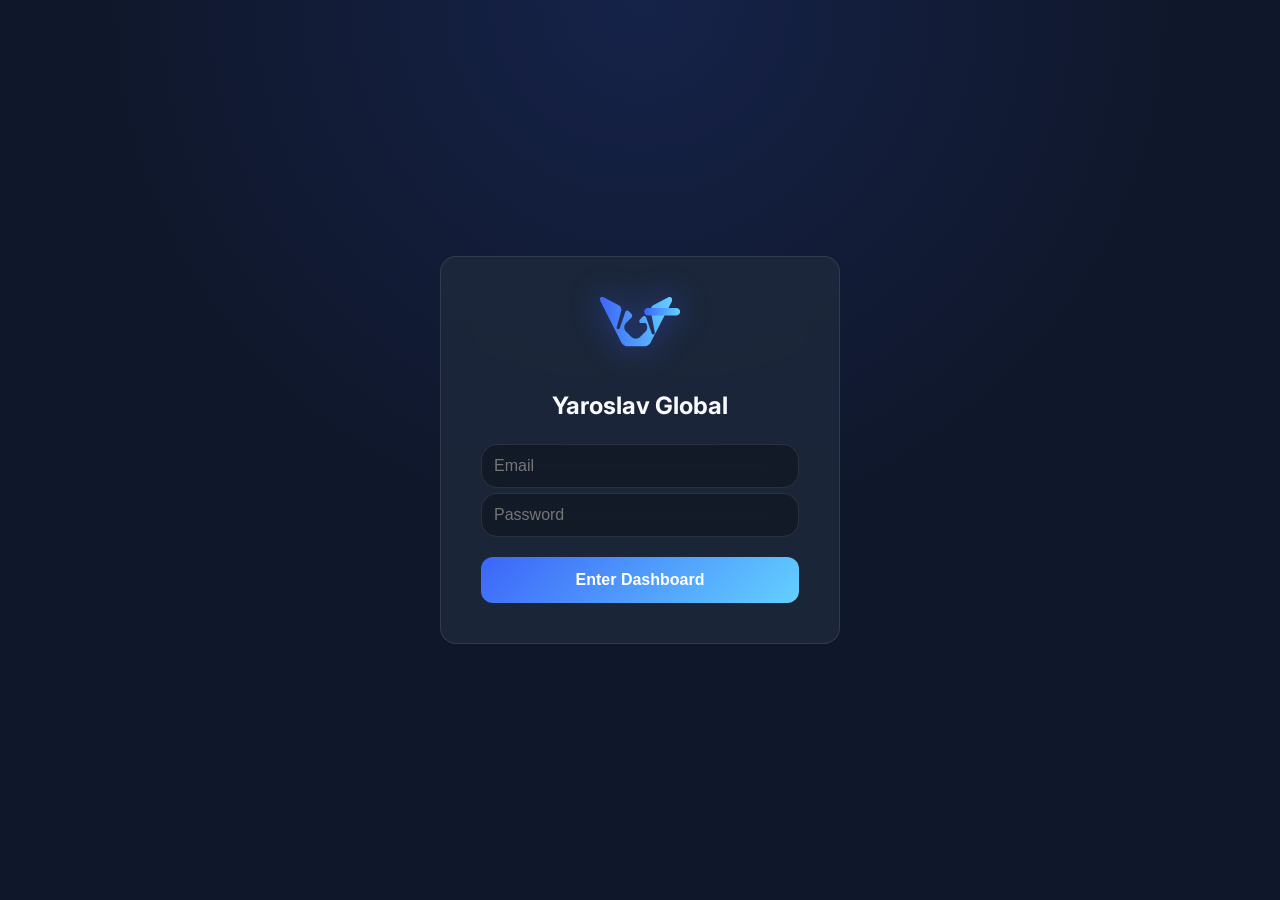
<file: calculator/index.html>
<!DOCTYPE html>
<html lang="en">
  <head>
    <meta charset="UTF-8" />
    <meta name="viewport" content="width=device-width, initial-scale=1.0, maximum-scale=1.0, user-scalable=no" />
    <title>Yaroslav Global Budget</title>
    <link rel="preconnect" href="https://fonts.googleapis.com" />
    <link
      href="https://fonts.googleapis.com/css2?family=Inter:wght@400;600;700&family=JetBrains+Mono:wght@500;700&display=swap"
      rel="stylesheet" />
    <link rel="stylesheet" href="css/style.css" />
    <link
      rel="icon"
      href="data:image/svg+xml,<svg xmlns='http://www.w3.org/2000/svg' viewBox='0 0 80 50'><path fill='%233c65f9' d='M25.8,49.2L0.3,3.9C-1,0.2,1.3-1.1,4.1,0.4L18.4,8l2.8,6l-4.5,16.2l8.6-15.2l3.4-0.9l2.8,2.8c1,1,1,2.7,0,3.7L26,26.1c-2.3,2.3-2.3,6.1,0,8.5l5.5,5.5c2.3,2.3,6.1,2.3,8.5,0l5.5-5.5c2.3-2.3,2.3-6.1,0-8.5L40,26.1c-1-1-1-2.7,0-3.7l2.8-2.8c1-1,2.9-0.5,3.4,0.9l5.5,15.8l2,1.1l-2.8-13.4l14.3-7.5c2.8-1.5,5.1,0.7,3.8,4.3L51.4,44H25.8z'/></svg>" />
  </head>
  <body>
    <section id="view-login" class="view" style="display: flex">
      <div class="login-card glass-panel">
        <div class="logo-wrapper pulse">
          <svg xmlns="http://www.w3.org/2000/svg" viewBox="0 0 80 50" class="jarvis-logo large">
            <defs>
              <linearGradient id="logoGradient" x1="0%" y1="0%" x2="100%" y2="0%">
                <stop offset="0%" style="stop-color: #3c65f9; stop-opacity: 1" />
                <stop offset="100%" style="stop-color: #63d0ff; stop-opacity: 1" />
              </linearGradient>
            </defs>
            <g fill="url(#logoGradient)">
              <path
                d="M25.8,49.2c-2.4-0.9-4.3-2.8-5.2-5.2L0.3,3.9C-1,0.2,1.3-1.1,4.1,0.4L18.4,8l0,0C20.6,9,21.9,11.5,21.2,14l-4.5,16.2c-0.2,0.8,0.3,1.6,1.1,1.8c0.9,0.2,1.8-0.3,2-1.1L25.3,15c0.4-1.5,2.4-2,3.4-0.9l2.8,2.8c1,1,1,2.7,0,3.7L26,26.1c-2.3,2.3-2.3,6.1,0,8.5l5.5,5.5c2.3,2.3,6.1,2.3,8.5,0l5.5-5.5c2.3-2.3,2.3-6.1,0-8.5L40,26.1c-1-1-1-2.7,0-3.7l2.8-2.8c1-1,2.9-0.5,3.4,0.9l5.5,15.8c0.2,0.8,1.1,1.3,2,1.1c0.8-0.2,1.3-1,1.1-1.8L50.8,14c-0.7-2.5,0.6-5,2.8-6.1l14.3-7.5c2.8-1.5,5.1,0.7,3.8,4.3L51.4,44c-0.9,2.4-2.8,4.3-5.2,5.2H25.8z" />
              <path
                d="M48,18.5h28.3c2.1,0,3.8-1.7,3.8-3.8v0c0-2.1-1.7-3.8-3.8-3.8H48c-2.1,0-3.8,1.7-3.8,3.8v0C44.2,16.8,45.9,18.5,48,18.5z" />
            </g>
          </svg>
        </div>
        <h1 data-i18n="app_title">Yaroslav Global</h1>
        <form id="login-form">
          <input type="email" placeholder="Email" required class="glass-input" />
          <input type="password" placeholder="Password" required class="glass-input" />
          <button type="submit" class="btn-primary" data-i18n="btn_login">Enter Dashboard</button>
        </form>
      </div>
    </section>

    <section id="view-dashboard" class="view" style="display: none">
      <header class="app-header">
        <div class="brand">
          <svg class="jarvis-logo small" viewBox="0 0 80 50">
            <defs>
              <linearGradient id="logoGradientSmall" x1="0%" y1="0%" x2="100%" y2="0%">
                <stop offset="0%" style="stop-color: #3c65f9; stop-opacity: 1" />
                <stop offset="100%" style="stop-color: #63d0ff; stop-opacity: 1" />
              </linearGradient>
            </defs>
            <g fill="url(#logoGradientSmall)">
              <path
                d="M25.8,49.2c-2.4-0.9-4.3-2.8-5.2-5.2L0.3,3.9C-1,0.2,1.3-1.1,4.1,0.4L18.4,8l0,0C20.6,9,21.9,11.5,21.2,14l-4.5,16.2c-0.2,0.8,0.3,1.6,1.1,1.8c0.9,0.2,1.8-0.3,2-1.1L25.3,15c0.4-1.5,2.4-2,3.4-0.9l2.8,2.8c1,1,1,2.7,0,3.7L26,26.1c-2.3,2.3-2.3,6.1,0,8.5l5.5,5.5c2.3,2.3,6.1,2.3,8.5,0l5.5-5.5c2.3-2.3,2.3-6.1,0-8.5L40,26.1c-1-1-1-2.7,0-3.7l2.8-2.8c1-1,2.9-0.5,3.4,0.9l5.5,15.8c0.2,0.8,1.1,1.3,2,1.1c0.8-0.2,1.3-1,1.1-1.8L50.8,14c-0.7-2.5,0.6-5,2.8-6.1l14.3-7.5c2.8-1.5,5.1,0.7,3.8,4.3L51.4,44c-0.9,2.4-2.8,4.3-5.2,5.2H25.8z" />
              <path
                d="M48,18.5h28.3c2.1,0,3.8-1.7,3.8-3.8v0c0-2.1-1.7-3.8-3.8-3.8H48c-2.1,0-3.8,1.7-3.8,3.8v0C44.2,16.8,45.9,18.5,48,18.5z" />
            </g>
          </svg>
          <span>Yaroslav</span>
        </div>

        <div class="header-right">
          <a href="../index.html" class="btn-back" style="border-radius: 20px;">&larr; Portfolio</a>
          <button id="btn-open-settings" class="icon-btn">⚙️</button>
        </div>
      </header>

      <div class="balance-card glass-panel">
        <div class="row">
          <label data-i18n="label_income">Total Income</label>
          <div class="input-wrapper">
            <span class="currency-symbol">$</span>
            <input type="text" id="income-input" class="math-input" placeholder="0" />
          </div>
        </div>
        <div class="row">
          <label data-i18n="label_balance">Global Remaining</label>
          <div id="global-balance" class="balance-text text-success">0.00</div>
        </div>
      </div>

      <div class="segmented-control">
        <button class="tab-btn active" data-tab="tab-main" data-i18n="tab_main">Main</button>
        <button class="tab-btn" data-tab="tab-custom" id="custom-tab-label">Ukraine</button>
      </div>

      <main id="tab-main" class="tab-content active" style="display: block">
        <div class="table-container glass-panel">
          <div class="table-actions">
            <h3 data-i18n="title_breakdown">Main Expenses</h3>
            <button class="btn-add" onclick="App.addMainRow()">+</button>
          </div>
          <div class="scroll-wrapper">
            <table class="budget-table">
              <thead>
                <tr>
                  <th data-i18n="col_name">Name</th>
                  <th data-i18n="col_plan">Plan</th>
                  <th data-i18n="col_local">Spent</th>
                  <th data-i18n="col_rem">Rem.</th>
                  <th width="30"></th>
                </tr>
              </thead>
              <tbody id="tbody-main"></tbody>
            </table>
          </div>
          <div style="padding: 15px; text-align: right; font-size: 12px; color: #888">
            Total Main: <span class="currency-symbol">$</span> <span id="main-total-display">0.00</span>
          </div>
        </div>
      </main>

      <main id="tab-custom" class="tab-content hidden">
        <div class="table-container glass-panel">
          <div class="table-actions">
            <h3><span class="custom-name-display">Ukraine</span> Expenses</h3>
            <button class="btn-add" onclick="App.addSecondRow()">+</button>
          </div>
          <div class="scroll-wrapper">
            <table class="budget-table">
              <thead>
                <tr>
                  <th data-i18n="col_name">Name</th>
                  <th data-i18n="col_plan">Plan</th>
                  <th data-i18n="col_local">Spent</th>
                  <th data-i18n="col_rem">Rem.</th>
                  <th width="30"></th>
                </tr>
              </thead>
              <tbody id="tbody-second"></tbody>
            </table>
          </div>
          <div style="padding: 15px; text-align: right; font-size: 12px; color: #888">
            Total Sent: <span class="currency-symbol">$</span> <span id="custom-total-display">0.00</span>
          </div>
        </div>
      </main>
    </section>

    <div id="modal-settings" class="modal hidden">
      <div class="modal-content glass-panel">
        <div class="modal-header">
          <h2 data-i18n="modal_settings">Settings</h2>
          <button id="btn-close-settings" class="close-btn">&times;</button>
        </div>
        <div class="modal-body">
          <div class="setting-group">
            <label data-i18n="set_currency">Currency Symbol</label>
            <select id="set-currency" class="glass-input">
              <option value="$">$ (USD)</option>
              <option value="£">£ (GBP)</option>
              <option value="€">€ (EUR)</option>
              <option value="₴">₴ (UAH)</option>
              <option value="zł">zł (PLN)</option>
            </select>
          </div>
          <div class="setting-group">
            <label data-i18n="set_tab_name">Second Tab Name</label>
            <input type="text" id="set-tab-name" class="glass-input" value="Ukraine" />
          </div>
          <div class="setting-group">
            <label data-i18n="set_lang">Language</label>
            <select id="set-lang" class="glass-input">
              <option value="en">English</option>
              <option value="ua">Ukrainian</option>
              <option value="pl">Polish</option>
              <option value="de">German</option>
              <option value="fr">French</option>
              <option value="es">Spanish</option>
            </select>
          </div>
          <button id="btn-logout" class="btn-danger" data-i18n="btn_logout">Logout</button>
        </div>
      </div>
    </div>

    <script src="js/app.js"></script>
  </body>
</html>
</file>
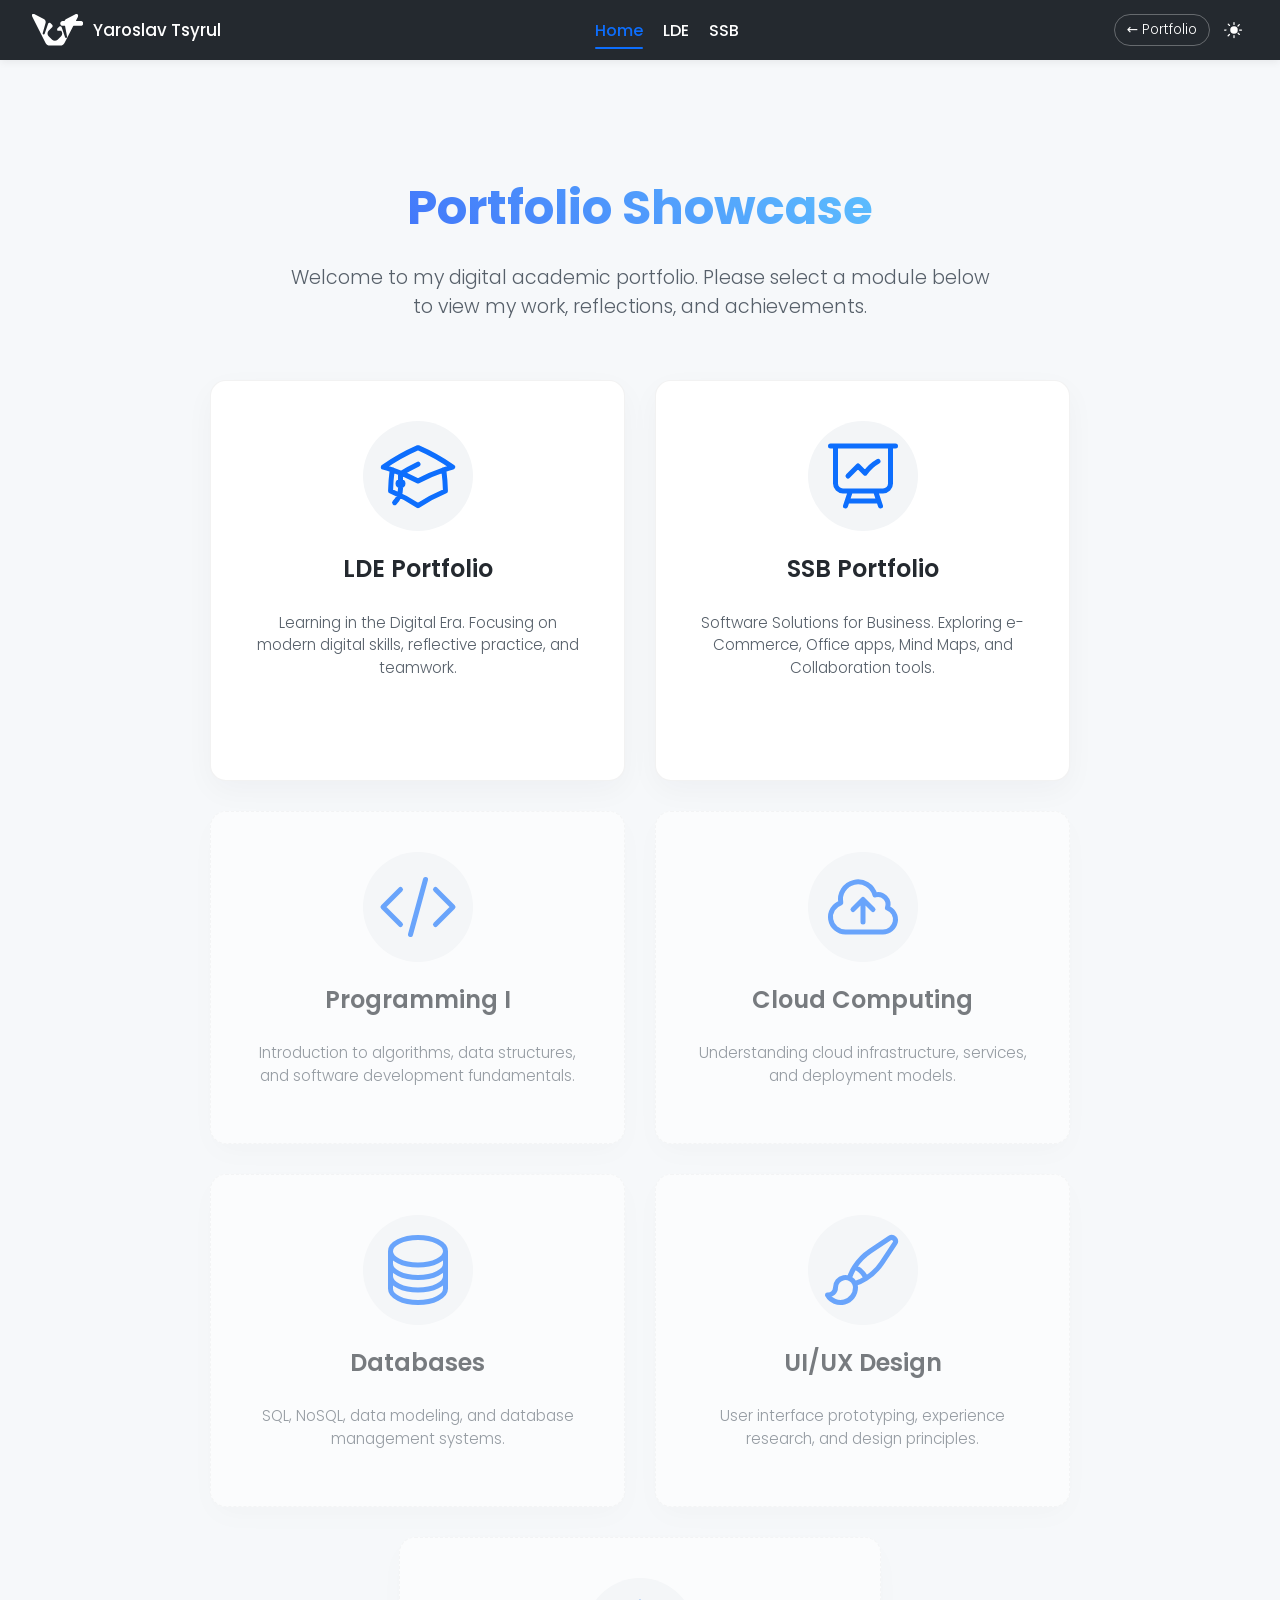
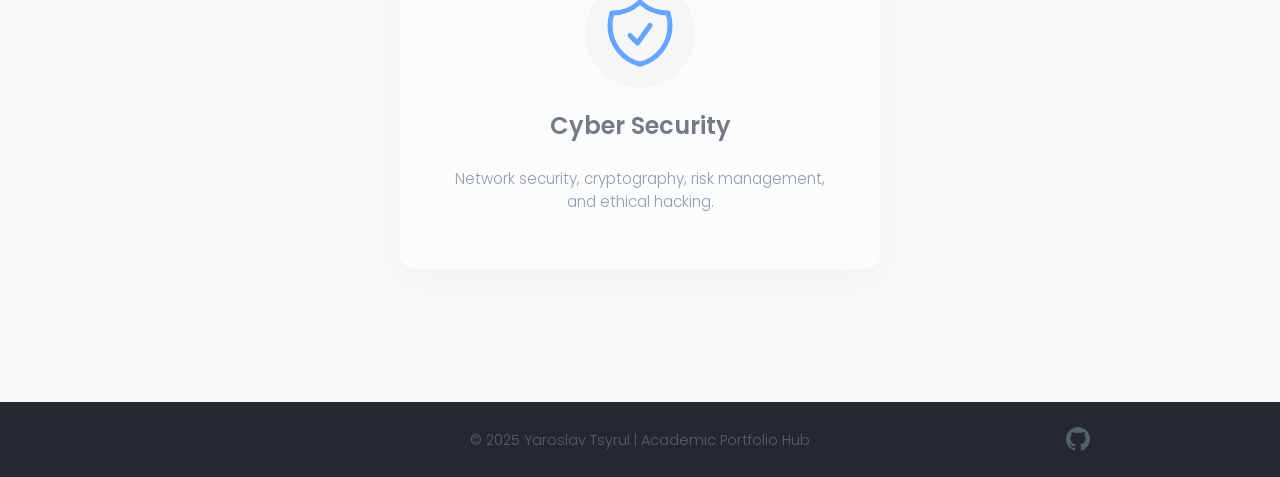
<file: lde-project/index.html>
<!DOCTYPE html>
<html lang="en">
  <head>
    <meta charset="UTF-8" />
    <title>Portfolio | Yaroslav Tsyrul</title>
    <meta name="viewport" content="width=device-width,initial-scale=1" />
    <link rel="preconnect" href="https://fonts.googleapis.com" />
    <link rel="preconnect" href="https://fonts.gstatic.com" crossorigin />
    <link
      href="https://fonts.googleapis.com/css2?family=Poppins:wght@300;400;500;600;700&display=swap"
      rel="stylesheet" />
    <link rel="stylesheet" href="style.css" />
    <link
      rel="icon"
      href="data:image/svg+xml,%3Csvg xmlns='http://www.w3.org/2000/svg' viewBox='0 0 80 50'%3E%3Cdefs%3E%3ClinearGradient id='grad' x1='0%25' y1='0%25' x2='100%25' y2='0%25'%3E%3Cstop offset='0%25' style='stop-color:%233c65f9;stop-opacity:1' /%3E%3Cstop offset='100%25' style='stop-color:%2363d0ff;stop-opacity:1' /%3E%3C/linearGradient%3E%3C/defs%3E%3Cpath fill='url(%23grad)' d='M25.8,49.2c-2.4-0.9-4.3-2.8-5.2-5.2L0.3,3.9C-1,0.2,1.3-1.1,4.1,0.4L18.4,8l0,0C20.6,9,21.9,11.5,21.2,14l-4.5,16.2c-0.2,0.8,0.3,1.6,1.1,1.8c0.9,0.2,1.8-0.3,2-1.1L25.3,15c0.4-1.5,2.4-2,3.4-0.9l2.8,2.8c1,1,1,2.7,0,3.7L26,26.1c-2.3,2.3-2.3,6.1,0,8.5l5.5,5.5c2.3,2.3,6.1,2.3,8.5,0l5.5-5.5c2.3-2.3,2.3-6.1,0-8.5L40,26.1c-1-1-1-2.7,0-3.7l2.8-2.8c1-1,2.9-0.5,3.4,0.9l5.5,15.8c0.2,0.8,1.1,1.3,2,1.1c0.8-0.2,1.3-1,1.1-1.8L50.8,14c-0.7-2.5,0.6-5,2.8-6.1l14.3-7.5c2.8-1.5,5.1,0.7,3.8,4.3L51.4,44c-0.9,2.4-2.8,4.3-5.2,5.2H25.8z'/%3E%3Cpath fill='url(%23grad)' d='M48,18.5h28.3c2.1,0,3.8-1.7,3.8-3.8v0c0-2.1-1.7-3.8-3.8-3.8H48c-2.1,0-3.8,1.7-3.8,3.8v0C44.2,16.8,45.9,18.5,48,18.5z'/%3E%3C/svg%3E" />
  </head>
  <body>
    <header class="gh-header">
      <div class="gh-header-inner">
        <a id="home-link" class="gh-logo" href="index.html" title="Refresh Page">
          <svg xmlns="http://www.w3.org/2000/svg" viewBox="0 0 80 50" class="gh-logo-img">
            <defs>
              <linearGradient id="logoGradient" x1="0%" y1="0%" x2="100%" y2="0%">
                <stop offset="0%" style="stop-color: #3c65f9; stop-opacity: 1" />
                <stop offset="100%" style="stop-color: #63d0ff; stop-opacity: 1" />
              </linearGradient>
            </defs>
            <g fill="url(#logoGradient)">
              <path
                d="M25.8,49.2c-2.4-0.9-4.3-2.8-5.2-5.2L0.3,3.9C-1,0.2,1.3-1.1,4.1,0.4L18.4,8l0,0C20.6,9,21.9,11.5,21.2,14l-4.5,16.2c-0.2,0.8,0.3,1.6,1.1,1.8c0.9,0.2,1.8-0.3,2-1.1L25.3,15c0.4-1.5,2.4-2,3.4-0.9l2.8,2.8c1,1,1,2.7,0,3.7L26,26.1c-2.3,2.3-2.3,6.1,0,8.5l5.5,5.5c2.3,2.3,6.1,2.3,8.5,0l5.5-5.5c2.3-2.3,2.3-6.1,0-8.5L40,26.1c-1-1-1-2.7,0-3.7l2.8-2.8c1-1,2.9-0.5,3.4,0.9l5.5,15.8c0.2,0.8,1.1,1.3,2,1.1c0.8-0.2,1.3-1,1.1-1.8L50.8,14c-0.7-2.5,0.6-5,2.8-6.1l14.3-7.5c2.8-1.5,5.1,0.7,3.8,4.3L51.4,44c-0.9,2.4-2.8,4.3-5.2,5.2H25.8z" />
              <path
                d="M48,18.5h28.3c2.1,0,3.8-1.7,3.8-3.8v0c0-2.1-1.7-3.8-3.8-3.8H48c-2.1,0-3.8,1.7-3.8,3.8v0C44.2,16.8,45.9,18.5,48,18.5z" />
            </g>
          </svg>
          <span class="gh-logo-text">Yaroslav Tsyrul</span>
        </a>

        <button class="menu-toggle" aria-label="Toggle Menu" aria-expanded="false">
          <span></span>
          <span></span>
          <span></span>
        </button>

        <nav id="main-nav" class="gh-nav" style="margin-left: auto; margin-right: 20px">
          <a href="index.html" class="nav-link active">Home</a>
          <a href="lde.html" class="nav-link">LDE</a>
          <a href="ssb.html" class="nav-link">SSB</a>
        </nav>

        <div class="header-controls">
          <a href="../index.html" class="nav-btn-small" title="Back to Main Portfolio"> &larr; Portfolio </a>

          <button id="theme-toggle" title="Toggle light/dark theme">
            <svg class="sun" xmlns="http://www.w3.org/2000/svg" viewBox="0 0 24 24" fill="currentColor">
              <path
                d="M12 2.25a.75.75 0 01.75.75v2.25a.75.75 0 01-1.5 0V3a.75.75 0 01.75-.75zM7.5 12a4.5 4.5 0 119 0 4.5 4.5 0 01-9 0zM18.894 6.106a.75.75 0 00-1.06-1.06l-1.591 1.59a.75.75 0 101.06 1.061l1.591-1.59zM21.75 12a.75.75 0 01-.75.75h-2.25a.75.75 0 010-1.5H21a.75.75 0 01.75.75zM17.894 17.894a.75.75 0 001.06-1.06l-1.59-1.591a.75.75 0 10-1.061 1.06l1.59 1.591zM12 18a.75.75 0 01.75.75v2.25a.75.75 0 01-1.5 0v-2.25A.75.75 0 0112 18zM7.106 17.894a.75.75 0 00-1.06-1.06l-1.591 1.59a.75.75 0 101.06 1.061l1.591-1.59zM3 12a.75.75 0 01-.75.75H.75a.75.75 0 010-1.5h2.25A.75.75 0 013 12zM6.106 7.106a.75.75 0 001.06-1.06l-1.59-1.591a.75.75 0 00-1.061 1.06l1.59 1.591z"></path>
            </svg>
            <svg class="moon" xmlns="http://www.w3.org/2000/svg" viewBox="0 0 24 24" fill="currentColor">
              <path
                fill-rule="evenodd"
                d="M9.528 1.718a.75.75 0 01.162.819A8.97 8.97 0 009 6a9 9 0 009 9 8.97 8.97 0 004.459-1.348.75.75 0 01.82.161q.094.095.162.203a.75.75 0 01-.162.819A11.25 11.25 0 0112 21a11.25 11.25 0 01-11.25-11.25 11.25 11.25 0 018.78-11.033z"
                clip-rule="evenodd"></path>
            </svg>
          </button>
        </div>
      </div>
    </header>

    <main class="hub-container">
      <div class="hub-welcome">
        <h1>Portfolio Showcase</h1>
        <p>
          Welcome to my digital academic portfolio. Please select a module below to view my work, reflections, and
          achievements.
        </p>
      </div>

      <div class="hub-grid">
        <a href="lde.html" class="hub-card">
          <div class="hub-icon">
            <svg
              xmlns="http://www.w3.org/2000/svg"
              fill="none"
              viewBox="0 0 24 24"
              stroke-width="1.5"
              stroke="currentColor"
              style="width: 100%; height: 100%">
              <path
                stroke-linecap="round"
                stroke-linejoin="round"
                d="M4.26 10.147a60.436 60.436 0 00-.491 6.347A48.627 48.627 0 0112 20.904a48.627 48.627 0 018.232-4.41 60.46 60.46 0 00-.491-6.347m-15.482 0a50.57 50.57 0 00-2.658-.813A59.905 59.905 0 0112 3.493a59.902 59.905 0 0110.399 5.84c-.896.248-1.783.52-2.658.814m-15.482 0A50.697 50.57 0 0112 13.489a50.702 50.702 0 017.74-3.342M6.75 15a.75.75 0 100-1.5.75.75 0 000 1.5zm0 0v-3.675A55.378 55.378 0 0112 8.443m-7.007 11.55A5.981 5.981 0 006.75 15.75v-1.5" />
            </svg>
          </div>
          <h2>LDE Portfolio</h2>
          <p>Learning in the Digital Era. Focusing on modern digital skills, reflective practice, and teamwork.</p>
          <span class="hub-card-arrow">View Portfolio &rarr;</span>
        </a>

        <a href="ssb.html" class="hub-card">
          <div class="hub-icon">
            <svg
              xmlns="http://www.w3.org/2000/svg"
              fill="none"
              viewBox="0 0 24 24"
              stroke-width="1.5"
              stroke="currentColor"
              style="width: 100%; height: 100%">
              <path
                stroke-linecap="round"
                stroke-linejoin="round"
                d="M3.75 3v11.25A2.25 2.25 0 006 16.5h2.25M3.75 3h-1.5m1.5 0h16.5m0 0h1.5m-1.5 0v11.25A2.25 2.25 0 0118 16.5h-2.25m-7.5 0h7.5m-7.5 0l-1 3m8.5-3l1 3m0 0l.5 1.5m-.5-1.5h-9.5m0 0l-.5 1.5m.75-9l3-3 2.148 2.148A12.061 12.061 0 0116.5 7.605" />
            </svg>
          </div>
          <h2>SSB Portfolio</h2>
          <p>Software Solutions for Business. Exploring e-Commerce, Office apps, Mind Maps, and Collaboration tools.</p>
          <span class="hub-card-arrow">View Portfolio &rarr;</span>
        </a>

        <a href="#" class="hub-card disabled">
          <div class="hub-icon">
            <svg
              xmlns="http://www.w3.org/2000/svg"
              fill="none"
              viewBox="0 0 24 24"
              stroke-width="1.5"
              stroke="currentColor"
              style="width: 100%; height: 100%">
              <path
                stroke-linecap="round"
                stroke-linejoin="round"
                d="M17.25 6.75L22.5 12l-5.25 5.25m-10.5 0L1.5 12l5.25-5.25m7.5-3l-4.5 16.5" />
            </svg>
          </div>
          <h2>Programming I</h2>
          <p>Introduction to algorithms, data structures, and software development fundamentals.</p>
          <span class="hub-card-arrow">Coming Soon</span>
        </a>

        <a href="#" class="hub-card disabled">
          <div class="hub-icon">
            <svg
              xmlns="http://www.w3.org/2000/svg"
              fill="none"
              viewBox="0 0 24 24"
              stroke-width="1.5"
              stroke="currentColor"
              style="width: 100%; height: 100%">
              <path
                stroke-linecap="round"
                stroke-linejoin="round"
                d="M12 16.5V9.75m0 0l3 3m-3-3l-3 3M6.75 19.5a4.5 4.5 0 01-1.41-8.775 5.25 5.25 0 0110.233-2.33 3 3 0 013.758 3.848A3.752 3.752 0 0118 19.5H6.75z" />
            </svg>
          </div>
          <h2>Cloud Computing</h2>
          <p>Understanding cloud infrastructure, services, and deployment models.</p>
          <span class="hub-card-arrow">Coming Soon</span>
        </a>

        <a href="#" class="hub-card disabled">
          <div class="hub-icon">
            <svg
              xmlns="http://www.w3.org/2000/svg"
              fill="none"
              viewBox="0 0 24 24"
              stroke-width="1.5"
              stroke="currentColor"
              style="width: 100%; height: 100%">
              <path
                stroke-linecap="round"
                stroke-linejoin="round"
                d="M20.25 6.375c0 2.278-3.694 4.125-8.25 4.125S3.75 8.653 3.75 6.375m16.5 0c0-2.278-3.694-4.125-8.25-4.125S3.75 4.097 3.75 6.375m16.5 0v11.25c0 2.278-3.694 4.125-8.25 4.125s-8.25-1.847-8.25-4.125V6.375m16.5 0v3.75m-16.5-3.75v3.75m16.5 0v3.75C20.25 16.153 16.556 18 12 18s-8.25-1.847-8.25-4.125v-3.75m16.5 0c0 2.278-3.694 4.125-8.25 4.125s-8.25-1.847-8.25-4.125" />
            </svg>
          </div>
          <h2>Databases</h2>
          <p>SQL, NoSQL, data modeling, and database management systems.</p>
          <span class="hub-card-arrow">Coming Soon</span>
        </a>

        <a href="#" class="hub-card disabled">
          <div class="hub-icon">
            <svg
              xmlns="http://www.w3.org/2000/svg"
              fill="none"
              viewBox="0 0 24 24"
              stroke-width="1.5"
              stroke="currentColor"
              style="width: 100%; height: 100%">
              <path
                stroke-linecap="round"
                stroke-linejoin="round"
                d="M9.53 16.122a3 3 0 00-5.78 1.128 2.25 2.25 0 01-2.4 2.245 4.5 4.5 0 008.4-2.245c0-.399-.078-.78-.22-1.128zm0 0a15.998 15.998 0 003.388-1.62m-5.043-.025a15.994 15.994 0 011.622-3.395m3.42 3.42a15.995 15.995 0 004.764-4.648l3.876-5.814a1.151 1.151 0 00-1.597-1.597L14.146 6.32a15.996 15.996 0 00-4.649 4.763m3.42 3.42a6.776 6.776 0 00-3.42-3.42" />
            </svg>
          </div>
          <h2>UI/UX Design</h2>
          <p>User interface prototyping, experience research, and design principles.</p>
          <span class="hub-card-arrow">Coming Soon</span>
        </a>

        <a href="#" class="hub-card disabled">
          <div class="hub-icon">
            <svg
              xmlns="http://www.w3.org/2000/svg"
              fill="none"
              viewBox="0 0 24 24"
              stroke-width="1.5"
              stroke="currentColor"
              style="width: 100%; height: 100%">
              <path
                stroke-linecap="round"
                stroke-linejoin="round"
                d="M9 12.75L11.25 15 15 9.75m-3-7.036A11.959 11.959 0 013.598 6 11.99 11.99 0 003 9.749c0 5.592 3.824 10.29 9 11.623 5.176-1.332 9-6.03 9-11.622 0-1.31-.21-2.571-.598-3.751h-.152c-3.196 0-6.1-1.248-8.25-3.285z" />
            </svg>
          </div>
          <h2>Cyber Security</h2>
          <p>Network security, cryptography, risk management, and ethical hacking.</p>
          <span class="hub-card-arrow">Coming Soon</span>
        </a>
      </div>
    </main>

    <footer class="gh-footer">
      <div class="footer-content">
        <div class="footer-left-spacer"></div>
        <p>&copy; 2025 Yaroslav Tsyrul | Academic Portfolio Hub</p>
        <div class="footer-socials">
          <a
            href="https://github.com/Envyyy-uk"
            target="_blank"
            rel="noopener noreferrer"
            title="GitHub Profile"
            aria-label="GitHub Profile">
            <svg xmlns="http://www.w3.org/2000/svg" viewBox="0 0 16 16" fill="currentColor" class="footer-icon">
              <path
                d="M8 0C3.58 0 0 3.58 0 8c0 3.54 2.29 6.53 5.47 7.59.4.07.55-.17.55-.38 0-.19-.01-.82-.01-1.49-2.01.37-2.53-.49-2.69-.94-.09-.23-.48-.94-.82-1.13-.28-.15-.68-.52-.01-.53.63-.01 1.08.58 1.23.82.72 1.21 1.87.87 2.33.66.07-.52.28-.87.51-1.07-1.78-.2-3.64-.89-3.64-3.95 0-.87.31-1.59.82-2.15-.08-.2-.36-1.02.08-2.12 0 0 .67-.21 2.2.82.64-.18 1.32-.27 2-.27.68 0 1.36.09 2 .27 1.53-1.04 2.2-.82 2.2-.82.44 1.1.16 1.92.08 2.12.51.56.82 1.27.82 2.15 0 3.07-1.87 3.75-3.65 3.95.29.25.54.73.54 1.48 0 1.07-.01 1.93-.01 2.2 0 .21.15.46.55.38A8.013 8.013 0 0 0 16 8c0-4.42-3.58-8-8-8z"></path>
            </svg>
          </a>
        </div>
      </div>
    </footer>

    <script src="main.js"></script>
  </body>
</html>
</file>
<file: calculator/css/style.css>
:root {
  --bg-dark: #0f172a;
  --glass-bg: rgba(30, 41, 59, 0.85);
  --glass-border: rgba(255, 255, 255, 0.1);
  --primary: #3c65f9;
  --accent: #63d0ff;
  --text: #f8fafc;
  --text-muted: #94a3b8;
  --danger: #ef4444;
  --success: #10b981;
}

* {
  box-sizing: border-box;
  -webkit-tap-highlight-color: transparent;
}

body {
  margin: 0;
  font-family: "Inter", sans-serif;
  background: var(--bg-dark);
  background-image: radial-gradient(circle at 50% 0%, rgba(60, 101, 249, 0.15), transparent 50%);
  color: var(--text);

  /* ВИПРАВЛЕННЯ ДЛЯ МОБІЛЬНИХ (Safari/Chrome) */
  width: 100%;
  height: 100vh; /* Фоллбек */
  height: 100dvh; /* Динамічна висота враховує адресний рядок */
  overflow: hidden;
}

/* Utils */
.view {
  /* Важливо: view бере висоту від body, а не екрану, щоб уникнути скрол-багів */
  height: 100%;
  width: 100%;
  flex-direction: column;
}

.hidden {
  display: none !important;
}

/* Glass Styles */
.glass-panel,
.glass-input {
  background: var(--glass-bg);
  backdrop-filter: blur(16px);
  -webkit-backdrop-filter: blur(16px);
  border: 1px solid var(--glass-border);
  border-radius: 16px;
}

.glass-input {
  background: rgba(0, 0, 0, 0.3);
  width: 100%;
  padding: 12px;
  color: var(--text);
  font-size: 16px; /* 16px запобігає авто-зуму на iPhone */
  outline: none;
  border: 1px solid var(--glass-border);
  margin-top: 5px;
}
.glass-input:focus {
  border-color: var(--primary);
}

/* Login */
#view-login {
  align-items: center;
  justify-content: center;
  padding: 20px;
}
.login-card {
  padding: 40px;
  width: 100%;
  max-width: 400px;
  text-align: center;
}
.jarvis-logo.large {
  width: 80px;
  margin-bottom: 20px;
  filter: drop-shadow(0 0 15px rgba(60, 101, 249, 0.5));
}
.btn-primary {
  background: linear-gradient(135deg, var(--primary), var(--accent));
  border: none;
  color: white;
  padding: 14px;
  width: 100%;
  border-radius: 12px;
  font-weight: 600;
  margin-top: 20px;
  cursor: pointer;
  font-size: 16px;
}

/* Header */
.app-header {
  padding: 15px 20px;
  display: flex;
  justify-content: space-between;
  align-items: center;
  flex-shrink: 0; /* Шапка не стискається */
}
.brand {
  display: flex;
  align-items: center;
  gap: 10px;
  font-weight: 700;
  font-size: 18px;
}
.jarvis-logo.small {
  width: 40px; /* Збільшено для кращого вигляду */
}

/* Right side of header */
.header-right {
  display: flex;
  align-items: center;
  gap: 15px;
}

/* Back Button Style */
.btn-back {
  color: var(--accent);
  text-decoration: none;
  border: 1px solid rgba(99, 208, 255, 0.3);
  padding: 6px 12px;
  border-radius: 12px;
  font-size: 14px;
  font-weight: 600;
  transition: all 0.2s;
}
.btn-back:hover {
  background: rgba(99, 208, 255, 0.1);
  border-color: var(--accent);
  box-shadow: 0 0 10px rgba(99, 208, 255, 0.3);
}

.icon-btn {
  background: none;
  border: none;
  font-size: 24px;
  cursor: pointer;
  padding: 5px;
}

/* Balance */
.balance-card {
  margin: 0 20px 15px 20px;
  padding: 15px;
  flex-shrink: 0;
}
.balance-card .row {
  display: flex;
  justify-content: space-between;
  align-items: center;
  margin-bottom: 5px;
}
.balance-card label {
  color: var(--text-muted);
  font-size: 12px;
  text-transform: uppercase;
}
.input-wrapper {
  display: flex;
  align-items: center;
  gap: 5px;
}
.math-input {
  background: transparent;
  border: none;
  color: var(--accent);
  font-family: "JetBrains Mono", monospace;
  font-size: 18px;
  text-align: right;
  width: 100px;
  outline: none;
}
.balance-text {
  font-family: "JetBrains Mono", monospace;
  font-size: 20px;
  font-weight: 700;
}
.text-success {
  color: var(--success);
}
.text-danger {
  color: var(--danger);
}

/* Tabs */
.segmented-control {
  display: flex;
  margin: 0 20px 15px 20px;
  background: rgba(0, 0, 0, 0.3);
  border-radius: 12px;
  padding: 4px;
  flex-shrink: 0;
}
.tab-btn {
  flex: 1;
  background: none;
  border: none;
  padding: 10px;
  color: var(--text-muted);
  font-weight: 600;
  border-radius: 8px;
  cursor: pointer;
  transition: 0.2s;
}
.tab-btn.active {
  background: var(--primary);
  color: white;
}

.tab-content {
  flex: 1;
  overflow-y: auto; /* Скрол тільки тут */
  padding: 0 20px 80px 20px; /* Нижній відступ, щоб клавіатура/кнопки не перекривали контент */
  display: none;
  -webkit-overflow-scrolling: touch; /* Плавний скрол на iOS */
}
.tab-content.active {
  display: block !important;
}

/* Table */
.table-container {
  overflow: hidden;
}
.table-actions {
  display: flex;
  justify-content: space-between;
  align-items: center;
  padding: 15px;
  border-bottom: 1px solid var(--glass-border);
}
.btn-add {
  background: var(--primary);
  border: none;
  color: white;
  width: 36px;
  height: 36px;
  border-radius: 50%;
  font-size: 24px;
  cursor: pointer;
  display: flex;
  align-items: center;
  justify-content: center;
}
.scroll-wrapper {
  overflow-x: auto;
  width: 100%;
  padding-bottom: 5px; /* Для скролбару */
}
table {
  width: 100%;
  border-collapse: collapse;
  min-width: 350px;
}
th {
  text-align: left;
  padding: 10px;
  color: var(--text-muted);
  font-size: 11px;
  text-transform: uppercase;
  border-bottom: 1px solid var(--glass-border);
  white-space: nowrap;
}
td {
  padding: 5px 10px;
  border-bottom: 1px solid rgba(255, 255, 255, 0.05);
}
td input {
  background: transparent;
  border: none;
  color: var(--text);
  width: 100%;
  font-size: 14px;
  padding: 8px 0;
  font-family: "JetBrains Mono", monospace;
}
td input[type="text"] {
  font-family: "Inter", sans-serif;
}
td input:focus {
  border-bottom: 1px solid var(--primary);
  outline: none;
}
.delete-btn {
  background: none;
  border: none;
  color: var(--danger);
  font-size: 18px;
  cursor: pointer;
  padding: 10px;
}

/* Modal */
.modal {
  position: fixed;
  top: 0;
  left: 0;
  width: 100%;
  height: 100%; /* Тут fixed position, тому 100% ок */
  background: rgba(0, 0, 0, 0.6);
  z-index: 1000;
  display: flex;
  align-items: flex-end; /* Шторка знизу */
}
.modal.hidden {
  display: none !important;
}
.modal-content {
  width: 100%;
  background: #1e293b;
  border-top-left-radius: 24px;
  border-top-right-radius: 24px;
  padding: 20px;
  padding-bottom: 40px; /* Безпечний відступ знизу */
  animation: slideUp 0.3s ease;
  max-height: 80vh;
  overflow-y: auto;
}
@keyframes slideUp {
  from {
    transform: translateY(100%);
  }
  to {
    transform: translateY(0);
  }
}
.modal-header {
  display: flex;
  justify-content: space-between;
  align-items: center;
  margin-bottom: 20px;
}
.close-btn {
  background: none;
  border: none;
  color: var(--text);
  font-size: 28px;
  cursor: pointer;
}
.setting-group {
  margin-bottom: 20px;
}
.btn-danger {
  background: rgba(239, 68, 68, 0.2);
  color: var(--danger);
  border: 1px solid var(--danger);
  width: 100%;
  padding: 12px;
  border-radius: 12px;
  font-weight: 600;
  cursor: pointer;
}
</file>
<file: lde-project/style.css>
/* base */
:root {
  --bg-color: #f6f8fa;
  --text-color: #24292f;
  --text-muted-color: #57606a;
  --header-bg: #24292f;
  --header-text: #ffffff;
  --link-color: #0d6efd;
  --card-bg: #ffffff;
  --card-border: rgba(0,0,0,0.05);
  --card-shadow: #24292f09;
  --table-border: #d0d7de;
  --table-header-bg: #f3f5f7;
  --highlight-bg: #fff9d6;
  --highlight-shadow: #ffe27a;
  --footer-bg: #24292f;
  --footer-text: #fff;
  --button-primary-bg: #0074D9;
  --button-primary-text: #fff;
}

body.dark {
  --bg-color: #0d1117;
  --text-color: #c9d1d9;
  --text-muted-color: #8b949e;
  --header-bg: #161b22;
  --header-text: #f0f6fc;
  --link-color: #58a6ff;
  --card-bg: #161b22;
  --card-border: #30363d;
  --card-shadow: #01040980;
  --table-border: #30363d;
  --table-header-bg: #21262d;
  --highlight-bg: #3e3820;
  --highlight-shadow: #a18c30;
  --footer-bg: #161b22;
  --footer-text: #c9d1d9;
  --button-primary-bg: #238636;
  --button-primary-text: #fff;
}

html {
  height: 100%;
}

body {
  min-height: 100vh;
  height: auto; /* Allows body to grow with content */
  display: flex;
  flex-direction: column;
  margin: 0;
  padding: 0;
  scroll-behavior: smooth;
  background: var(--bg-color);
  color: var(--text-color);
  font-family: 'Poppins', system-ui, sans-serif;
  font-weight: 300;
  transition: background .2s, color .2s;
}

.skip-link {
  position: absolute;
  top: -50px;
  left: 0;
  background: var(--link-color);
  color: white;
  padding: 10px 15px;
  z-index: 4000;
  transition: top 0.3s;
  border-bottom-right-radius: 5px;
  font-weight: 500;
  text-decoration: none;
}
.skip-link:focus {
  top: 0;
}

/* Header */
.gh-header {
  background: var(--header-bg);
  color: var(--header-text);
  position: sticky;
  top: 0;
  z-index: 100;
  box-shadow: 0 2px 8px #0001;
}

/* FIXED HEADER LAYOUT */
.gh-header-inner {
  width: 100%;
  margin: 0 auto;
  display: flex;
  align-items: center;
  justify-content: space-between; /* Distributes: Logo -- Nav -- Buttons */
  padding: 0 32px;
  height: 60px;
  box-sizing: border-box;
  position: relative;
}

/* Logo styles */
.gh-logo {
  display: inline-flex;
  align-items: center;
  gap: 10px;
  cursor: pointer;
  text-decoration: none;
  color: inherit;
  z-index: 102;
  margin-right: 20px;
  flex-shrink: 0;
}
.gh-logo-img {
  display: block;
  height: 32px;
  width: auto;
}
.gh-logo-img g {
  fill: var(--header-text);
  transition: opacity 0.2s;
}
.gh-logo:hover .gh-logo-img g {
  opacity: 0.8;
}
.gh-logo-text {
  font-weight: 500;
  font-size: 1.05rem;
  color: var(--header-text);
  white-space: nowrap;
}

/* Hamburger Menu Button */
.menu-toggle {
  display: none; /* Hidden on desktop */
  background: none;
  border: none;
  cursor: pointer;
  padding: 5px;
  z-index: 102;
  margin-left: 10px;
  flex-shrink: 0;
}
.menu-toggle span {
  display: block;
  width: 25px;
  height: 3px;
  margin: 5px 0;
  background-color: var(--header-text);
  transition: all 0.3s ease;
  border-radius: 2px;
}

/* Nav */
nav {
  display: flex;
  gap: 20px;
  align-items: center;
  flex: 1;
  justify-content: center;
}
nav a {
  color: var(--header-text);
  text-decoration: none;
  font-weight: 500;
  padding: 5px 0;
  position: relative;
  transition: color .2s, font-size .2s;
}

/* Standard Nav Items Hover/Active */
nav a:not(.nav-external-link).active,
nav a:not(.nav-external-link):hover {
  color: var(--link-color);
}
nav a:not(.nav-external-link).active::after,
nav a:not(.nav-external-link):hover::after {
  content: "";
  display: block;
  height: 2px;
  background: var(--link-color);
  position: absolute;
  left: 0; right: 0; bottom: -1px;
  border-radius: 1px;
  animation: underline .3s;
}
@keyframes underline {
  from { width:0 }
  to { width:100% }
}

/* Header Right Controls Group */
.header-controls {
  display: flex;
  align-items: center;
  gap: 10px;
  flex-shrink: 0;
}

/* Small Outline Buttons (Hub, Switch Portfolio) */
.nav-btn-small {
  font-size: 0.85rem;
  padding: 5px 12px;
  border: 1px solid rgba(255,255,255,0.3);
  border-radius: 20px;
  color: var(--header-text);
  text-decoration: none;
  transition: all 0.2s;
  display: flex;
  align-items: center;
  gap: 5px;
  white-space: nowrap;
}
.nav-btn-small:hover {
  background: rgba(255,255,255,0.1);
  border-color: var(--link-color);
  color: #fff;
}

/* External Link Styling (Legacy support if used elsewhere) */
.nav-external-link {
  color: rgba(255, 255, 255, 0.7) !important; 
  font-size: 0.9em;
  border: 1px solid rgba(255,255,255,0.15);
  padding: 6px 12px;
  border-radius: 20px;
  display: flex;
  align-items: center;
  gap: 6px;
  transition: all 0.2s ease;
  margin-left: 10px; 
  white-space: nowrap;
  z-index: 102; 
  flex-shrink: 0;
}
.nav-external-link:hover {
  color: #fff !important;
  border-color: var(--link-color);
  background-color: rgba(255,255,255,0.1);
}

/* Theme Toggle Button */
#theme-toggle {
    background: none;
    border: none;
    color: var(--header-text);
    cursor: pointer;
    padding: 4px;
    border-radius: 6px;
    display: flex;
    align-items: center;
    justify-content: center;
    z-index: 102; 
    flex-shrink: 0;
}
#theme-toggle:hover {
    background: rgba(255, 255, 255, 0.1);
}
body.dark #theme-toggle:hover {
    background: rgba(240, 246, 252, 0.1);
}
#theme-toggle svg {
    width: 20px;
    height: 20px;
}
.moon, body.dark .sun { display: none; }
.sun, body.dark .moon { display: block; }

/* Main */
main { max-width: 900px; margin: 32px auto; padding: 0 16px; flex: 1; width: 100%; box-sizing: border-box; }

/* Loader */
#loader {
    text-align: center;
    padding: 50px;
    font-size: 1.1rem;
    color: var(--text-muted-color);
}

.task-card {
  background: var(--card-bg);
  border: 1px solid var(--card-border);
  border-radius: 6px;
  box-shadow: 0 4px 16px var(--card-shadow);
  padding: 32px;
  margin-bottom: 42px;
  margin-top: 20px;
}
h1, h2, h3 { 
  color: var(--text-color); 
  font-weight: 600;
}
h1 { font-size: 1.5rem; font-weight: 700; margin-top: 0; }
h2 { margin-top: 1.7em; margin-bottom: 0.4em; font-size: 1.25rem; }
h3 { margin-top: 1.2em; margin-bottom:0.3em; font-size:1.1rem;}

/* Skills table */
.skills-table {
  border-collapse: collapse;
  margin: 24px 0;
  width: 100%;
  background: var(--card-bg);
  font-size: 1rem;
  box-shadow: 0 2px 8px var(--card-shadow);
}
.skills-table th, .skills-table td {
  border: 1px solid var(--table-border);
  padding: 10px 16px;
  text-align: left;
}
.skills-table th {
  background: var(--table-header-bg);
  color: var(--text-color);
  font-weight: 500;
}

/* Reference link and highlight */
.ref-link {
  text-decoration: none;
  color: var(--link-color);
  font-weight: 500;
  cursor: pointer;
  padding: 0 2px;
  border-radius: 3px;
}
.ref-highlight {
  background: var(--highlight-bg) !important;
  box-shadow: 0 0 0 2px var(--highlight-shadow);
  transition: background .18s, box-shadow .18s;
}

/* Footer */
.gh-footer {
  background: var(--footer-bg);
  color: var(--footer-text);
  padding: 24px 0;
  font-size: 0.9rem;
  border-top: 1px solid var(--card-border);
  margin-top: auto; /* Pushes footer to bottom if flex is used */
}
.footer-content {
  max-width: 900px;
  margin: 0 auto;
  padding: 0 16px;
  display: grid;
  grid-template-columns: 1fr auto 1fr;
  align-items: center;
  gap: 20px;
}
.gh-footer p { 
  margin: 0; 
  color: var(--text-muted-color);
  justify-self: center;
}
body.dark .gh-footer p {
  color: var(--text-muted-color);
}
.footer-socials {
  display: flex;
  gap: 16px;
  justify-self: end;
}
.footer-socials a {
  color: var(--text-muted-color);
  display: inline-block;
  line-height: 1;
}
.footer-socials .footer-icon {
  width: 24px;
  height: 24px;
  fill: currentColor;
  transition: color 0.2s;
}
.footer-socials a:hover {
  color: var(--link-color);
}


/* PDF button */
.pdf-button {
  display: inline-block;
  background: #ef4444;
  color: #fff;
  font-weight: 500;
  padding: 10px 24px;
  border-radius: 6px;
  text-decoration: none;
  box-shadow: 0 2px 8px rgba(239, 68, 68, 0.25);
  transition: background .15s;
  margin-bottom: 22px;
  margin-top: 8px;
  font-size: 1rem;
  border: none;
}
.pdf-button:hover, .pdf-button:focus {
  background: #dc2626;
}

/* Collapsible card used in tasks */
.task-card1 {
  background: var(--card-bg);
  border: 1px solid var(--card-border);
  border-radius: 6px;
  box-shadow: 0 4px 16px var(--card-shadow);
  padding: 0;
  margin-bottom: 15px;
}
.card-header {
  display: flex;
  align-items: center;
  justify-content: space-between;
  background: transparent;
  padding: 22px 32px;
  cursor: pointer;
}
.card-header h1,
.card-header h2,
.card-header h3 {
  margin: 0;
  font-size: 1.12em;
}
.collapse-btn {
  background: var(--button-primary-bg);
  color: var(--button-primary-text);
  border: none;
  border-radius: 50%;
  width: 32px; height: 32px;
  font-size: 1.2em;
  font-weight: bold;
  cursor: pointer;
  line-height: 1;
}
.card-content {
  padding: 0 32px 22px 32px;
  animation: fadeIn .35s;
}
.task-card1.collapsed .card-content { display: none; }
@keyframes fadeIn { 
    from { opacity: 0; transform: translateY(10px); } 
    to { opacity: 1; transform: translateY(0); }
}

/* Previews on Home */
.task-previews-list {
  display: flex;
  flex-direction: column;
  gap: 24px;
  margin: 24px 0;
}
.preview-card {
  display: flex;
  gap: 20px;
  align-items: center;
  background: var(--card-bg);
  border-radius: 14px;
  padding: 14px;
  box-shadow: 0 6px 18px var(--card-shadow);
  text-decoration: none;
  color: inherit;
  min-height: 120px;
  border: 1px solid var(--card-border);
  transition: transform 0.25s ease, box-shadow 0.25s ease;
}
.preview-card:hover {
    transform: translateY(-5px);
    box-shadow: 0 10px 22px rgba(0,0,0,0.09);
}
body.dark .preview-card:hover {
    box-shadow: 0 10px 22px rgba(0,0,0,0.2);
}
.preview-card-imgWrap {
  flex: 0 0 160px;
  height: 90px;
  overflow: hidden;
  border-radius: 10px;
  background: #eaeaea;
  display: flex;
  align-items: center;
  justify-content: center;
}
.preview-card-img {
  width: 100%;
  height: 100%;
  object-fit: cover;
  display: block;
  border-radius: 8px;
}
.preview-card-content {
  flex: 1;
  display: flex;
  flex-direction: column;
  justify-content: center;
}
.preview-fragment {
  color: var(--text-muted-color);
  margin-top: 10px;
  font-size: 0.95rem;
  line-height: 1.5;
  min-height: 56px;
  overflow: hidden;
}

/* RefWorks gallery (Task 3) */
.refworks-gallery {
  display: flex;
  gap: 14px;
  flex-wrap: wrap;
  margin-top: 8px;
}
.refworks-gallery figure {
  margin: 0;
  width: 240px;
}
.refworks-gallery a {
  display: block;
  text-decoration: none;
  cursor: pointer;
}
.refworks-gallery img {
  width: 100%;
  height: 150px;
  object-fit: cover;
  border-radius: 8px;
  border: 1px solid var(--table-border);
  transition: transform 0.2s;
}
.refworks-gallery a:hover img {
    transform: scale(1.03);
}
.refworks-gallery figcaption {
  font-size: 0.9rem;
  color: var(--text-muted-color);
  margin-top: 6px;
}

/* RefWorks gallery (Task 2 - SSB) - LARGE SIZE */
.refworks-gallery-ssb2 {
  display: flex;
  gap: 14px;
  flex-wrap: wrap;
  margin-top: 8px;
  justify-content: center; /* Center the image */
}
.refworks-gallery-ssb2 figure {
  margin: 0;
  width: 100%; /* Use full container width, allows mobile response */
  max-width: 100%;
}
.refworks-gallery-ssb2 a {
  display: block;
  text-decoration: none;
  cursor: pointer;
}
.refworks-gallery-ssb2 img {
  width: 100%;
  height: auto; /* Let height scale naturally to fit contents */
  max-height: 600px; /* Prevent it from being taller than screen */
  object-fit: contain; /* Ensure the mind map is fully visible */
  border-radius: 8px;
  border: 1px solid var(--table-border);
  transition: transform 0.2s;
}
.refworks-gallery-ssb2 a:hover img {
    transform: scale(1.01);
    box-shadow: 0 4px 12px rgba(0,0,0,0.15);
}
.refworks-gallery-ssb2 figcaption {
  font-size: 0.9rem;
  color: var(--text-muted-color);
  margin-top: 6px;
}

/* Floating logo */
.floating-logo {
  position: fixed;
  left: 18px;
  bottom: 18px;
  z-index: 2200;
  display: flex;
  align-items: center;
  justify-content: center;
  background: rgba(255,255,255,0.96);
  padding: 6px;
  border-radius: 8px;
  box-shadow: 0 8px 20px rgba(0,0,0,0.12);
  transition: transform .14s ease, opacity .14s ease, bottom .16s ease;
  opacity: 0.98;
}
body.dark .floating-logo {
    background: rgba(30, 35, 42, 0.9);
    box-shadow: 0 8px 20px rgba(0,0,0,0.4);
}
.floating-logo img {
  display: block;
  width: 140px;
  height: auto;
  object-fit: contain;
  border-radius: 4px;
}

/* Screenshot Gallery (Task 4) */
.screenshot-gallery {
  display: flex;
  flex-wrap: wrap;
  gap: 24px;
}
.screenshot-gallery figure {
  width: calc(50% - 12px);
  margin: 0;
}
.screenshot-gallery a {
  display: block;
  text-decoration: none;
  cursor: pointer;
}
.screenshot-gallery img {
  width: 100%;
  height: 220px;
  object-fit: cover;
  border-radius: 8px;
  border: 1px solid var(--table-border);
  transition: transform 0.2s;
}
.screenshot-gallery a:hover img {
  transform: scale(1.03);
}
.screenshot-gallery figcaption {
  color: var(--text-muted-color);
  margin-top: 10px;
  font-size: 0.98rem;
}

/* Lightbox Overlay */
.lightbox-overlay {
  position: fixed;
  inset: 0;
  background: rgba(0,0,0,0.85);
  display: flex;
  align-items: center;
  justify-content: center;
  z-index: 3000;
  padding: 10px;
  animation: fadeIn .3s;
}
.lightbox-content {
  position: relative;
  max-width: 1200px;
  width: 100%;
  max-height: 95vh;
  display: flex;
  flex-direction: column;
  align-items: center;
  justify-content: center;
}
#lightbox-img {
  max-width: 100%;
  max-height: 88vh;
  object-fit: contain;
  border-radius: 6px;
  box-shadow: 0 12px 40px rgba(0,0,0,0.6);
}
#lightbox-caption {
  margin-top: 12px;
  color: #fff;
  font-size: 1rem;
  text-align: center;
  padding: 0 10px;
}
.lightbox-close {
  position: absolute;
  top: 10px;
  right: 15px;
  background: none;
  border: none;
  color: #fff;
  font-size: 2.5rem;
  font-weight: bold;
  cursor: pointer;
  line-height: 1;
  opacity: 0.8;
  transition: opacity 0.2s;
  z-index: 3002;
}
.lightbox-close:hover {
  opacity: 1;
}

/* Lightbox Navigation Buttons */
.lightbox-nav {
  position: absolute;
  top: 50%;
  transform: translateY(-50%);
  background: rgba(0, 0, 0, 0.3);
  color: #fff;
  border: none;
  font-size: 2rem;
  font-weight: bold;
  cursor: pointer;
  padding: 15px 10px;
  border-radius: 5px;
  z-index: 3001;
  transition: background 0.2s;
  user-select: none;
}
.lightbox-nav.prev {
  left: 10px;
}
.lightbox-nav.next {
  right: 10px;
}
.lightbox-nav:hover {
  background: rgba(0, 0, 0, 0.6);
}
.lightbox-nav:disabled {
  opacity: 0.2;
  cursor: default;
  background: rgba(0, 0, 0, 0.3);
}

/* Scroll to Top button */
#scroll-to-top {
  position: fixed;
  bottom: 20px;
  right: 20px;
  background: var(--button-primary-bg);
  color: var(--button-primary-text);
  border: none;
  border-radius: 50%;
  width: 44px;
  height: 44px;
  display: none;
  align-items: center;
  justify-content: center;
  cursor: pointer;
  z-index: 2200;
  box-shadow: 0 4px 12px rgba(0,0,0,0.15);
  transition: opacity 0.3s, transform 0.3s;
  opacity: 0;
  transform: translateY(10px);
}
#scroll-to-top.visible {
  display: flex;
  opacity: 1;
  transform: translateY(0);
}
#scroll-to-top svg {
  width: 24px;
  height: 24px;
}

/* Hero Section Styles */
.hero-section {
  padding: 60px 0 40px;
  text-align: center;
  animation: fadeIn 0.6s ease-out;
}
.hero-subtitle {
  color: var(--link-color);
  font-weight: 600;
  letter-spacing: 1px;
  text-transform: uppercase;
  font-size: 0.85rem;
  margin-bottom: 10px;
}
.hero-section h1 {
  font-size: 2.5rem;
  margin: 10px 0 20px;
  color: var(--text-color);
  line-height: 1.2;
}
.hero-description {
  font-size: 1.1rem;
  color: var(--text-muted-color);
  max-width: 600px;
  margin: 0 auto 30px;
  line-height: 1.6;
}
.hero-buttons {
  display: flex;
  gap: 15px;
  justify-content: center;
  flex-wrap: wrap;
}
.btn-primary, .btn-secondary {
  padding: 12px 24px;
  border-radius: 8px;
  font-weight: 500;
  text-decoration: none;
  transition: transform 0.2s, opacity 0.2s;
}
.btn-primary {
  background-color: var(--link-color);
  color: #fff;
  border: 2px solid var(--link-color);
}
.btn-secondary {
  background-color: transparent;
  color: var(--text-color);
  border: 2px solid var(--table-border);
}
.btn-primary:hover, .btn-secondary:hover {
  transform: translateY(-2px);
  opacity: 0.9;
}
.divider {
  border: 0;
  height: 1px;
  background: var(--table-border);
  margin: 40px 0;
}

/* === HUB PAGE STYLES (New Index) === */
.hub-container {
  display: flex;
  flex-direction: column;
  align-items: center;
  justify-content: flex-start; /* Fixes top cropping issue */
  min-height: calc(100vh - 140px);
  padding: 80px 20px 80px 20px; /* Extra top padding */
  text-align: center;
  flex: 1;
}

.hub-welcome {
  margin-bottom: 40px;
  max-width: 700px;
  animation: fadeIn 0.8s ease-out;
}

.hub-welcome h1 {
  font-size: 3rem;
  margin-bottom: 15px;
  background: linear-gradient(45deg, #3c65f9, #63d0ff);
  background-clip: text;
  -webkit-background-clip: text;
  -webkit-text-fill-color: transparent;
  color: #3c65f9; /* Fallback */
}

.hub-welcome p {
  font-size: 1.2rem;
  color: var(--text-muted-color);
}

.hub-grid {
  display: flex;
  gap: 30px;
  flex-wrap: wrap;
  justify-content: center;
  width: 100%;
  max-width: 1200px;
  margin-bottom: 20px;
}

.hub-card {
  background: var(--card-bg);
  border: 1px solid var(--card-border);
  border-radius: 16px;
  padding: 40px;
  flex: 1;
  min-width: 280px;
  max-width: 400px;
  text-decoration: none;
  color: var(--text-color);
  box-shadow: 0 10px 30px var(--card-shadow);
  transition: transform 0.3s cubic-bezier(0.175, 0.885, 0.32, 1.275), box-shadow 0.3s ease, border-color 0.3s;
  display: flex;
  flex-direction: column;
  align-items: center;
  position: relative;
  overflow: hidden;
}

.hub-card:hover {
  transform: translateY(-10px);
  box-shadow: 0 20px 40px rgba(0,0,0,0.15);
  border-color: var(--link-color);
}
body.dark .hub-card:hover {
  box-shadow: 0 20px 40px rgba(0,0,0,0.4);
}

/* Disabled / Placeholder Cards */
.hub-card.disabled {
  opacity: 0.6;
  cursor: default;
  border-style: dashed;
}
.hub-card.disabled:hover {
  transform: none;
  box-shadow: none;
  border-color: var(--card-border);
}
.hub-card.disabled .hub-card-arrow { display: none; }

.hub-icon {
  width: 80px;
  height: 80px;
  margin-bottom: 20px;
  padding: 15px;
  background: var(--table-header-bg);
  border-radius: 50%;
  color: var(--link-color);
  transition: background 0.3s, color 0.3s;
}

.hub-card:not(.disabled):hover .hub-icon {
  background: var(--link-color);
  color: #fff;
}
.hub-card.disabled:hover .hub-icon {
  background: var(--table-header-bg);
  color: var(--text-muted-color);
}

.hub-card h2 {
  margin: 0 0 10px 0;
  font-size: 1.5rem;
}

.hub-card p {
  color: var(--text-muted-color);
  font-size: 0.95rem;
  line-height: 1.5;
}

.hub-card-arrow {
  margin-top: 20px;
  font-weight: 600;
  color: var(--link-color);
  opacity: 0;
  transform: translateX(-10px);
  transition: all 0.3s ease;
}

.hub-card:hover .hub-card-arrow {
  opacity: 1;
  transform: translateX(0);
}

/* === RESPONSIVE STYLES === */

/* Tablet & Mobile Optimization */
@media (max-width: 900px) {
  nav {
    display: none; /* Nav moves to hamburger menu */
  }
  
  /* Mobile navigation menu */
  nav.menu-open {
    display: flex;
    position: absolute;
    top: 60px; 
    left: 0;
    right: 0;
    background: var(--header-bg);
    flex-direction: column;
    align-items: stretch;
    padding: 0;
    gap: 0;
    border-bottom: 1px solid var(--card-border);
    box-shadow: 0 4px 10px rgba(0,0,0,0.1);
    z-index: 99;
    max-height: 500px;
    overflow-y: auto;
    animation: slideDown 0.3s ease-out;
  }
  @keyframes slideDown {
    from { max-height: 0; }
    to { max-height: 500px; }
  }

  .menu-toggle {
    display: block;
  }
  
  nav a {
    padding: 15px 24px;
    border-bottom: 1px solid rgba(255,255,255,0.05);
    width: auto;
    display: block;
    text-align: left;
  }
  
  main { margin: 24px auto; }

  /* Hub Grid: Force single column earlier */
  .hub-grid {
    flex-direction: column;
    align-items: center;
    gap: 20px; /* Smaller gap */
  }
  
  /* Make cards full width but capped */
  .hub-card {
    width: 100%;
    max-width: 450px; /* Optimal reading width */
    min-width: auto;  /* Remove strict min-width */
  }
}

@media (max-width: 768px) {
  .gh-header-inner {
    padding: 0 15px; 
  }
  
  /* Mobile header adjustments */
  .gh-logo-text { display: block; font-size: 1rem; }
  .gh-logo { margin-right: auto; }
  
  main, .footer-content { padding: 0 16px; max-width: 100%; }
  .task-card { padding: 24px; }
  .card-content { padding: 0 24px 22px 24px; }
  .card-header { padding: 16px 24px; }
  
  .footer-content {
    grid-template-columns: 1fr;
    justify-items: center;
    gap: 12px;
  }
  .gh-footer p { order: 2; }
  .footer-socials { order: 1; justify-self: center; }
  .footer-left-spacer { display: none; }
  
  .preview-card { flex-direction: column; align-items: stretch; min-height: auto; }
  .preview-card-imgWrap { width: 100%; height: 160px; flex: 0 0 auto; }
  
  .screenshot-gallery figure, 
  .refworks-gallery figure,
  .refworks-gallery-ssb2 figure { 
      width: 100%; 
  }
  
  .floating-logo { left: 10px; bottom: 10px; padding: 4px; }
  .floating-logo img { width: 110px; }
  
  .table-responsive-wrapper {
    overflow-x: auto;
    margin-left: -24px;
    margin-right: -24px;
    padding-left: 24px;
    padding-right: 24px;
  }
  .skills-table { min-width: 500px; }
}

/* Mobile Specific (Phones) */
@media (max-width: 600px) {
  /* Hub Container spacing */
  .hub-container {
    padding: 40px 16px 60px 16px; /* Less padding on edges */
  }

  /* Welcome Text */
  .hub-welcome h1 {
    font-size: 2rem; /* Smaller title */
    margin-bottom: 10px;
  }
  .hub-welcome p {
    font-size: 1rem;
    padding: 0 10px;
  }

  /* Cards adjustments */
  .hub-card {
    padding: 24px; /* Less inner padding */
    border-radius: 12px;
  }
  
  .hub-icon {
    width: 60px; /* Smaller icon */
    height: 60px;
    padding: 12px;
    margin-bottom: 16px;
  }

  .hub-card h2 {
    font-size: 1.3rem;
  }

  /* Hide button text in header to save space */
  .nav-btn-small span { display: none; }
  .nav-btn-small { padding: 6px 8px; }
}

@media (max-width: 450px) {
  .gh-logo-text { display: none; }
}
</file>
